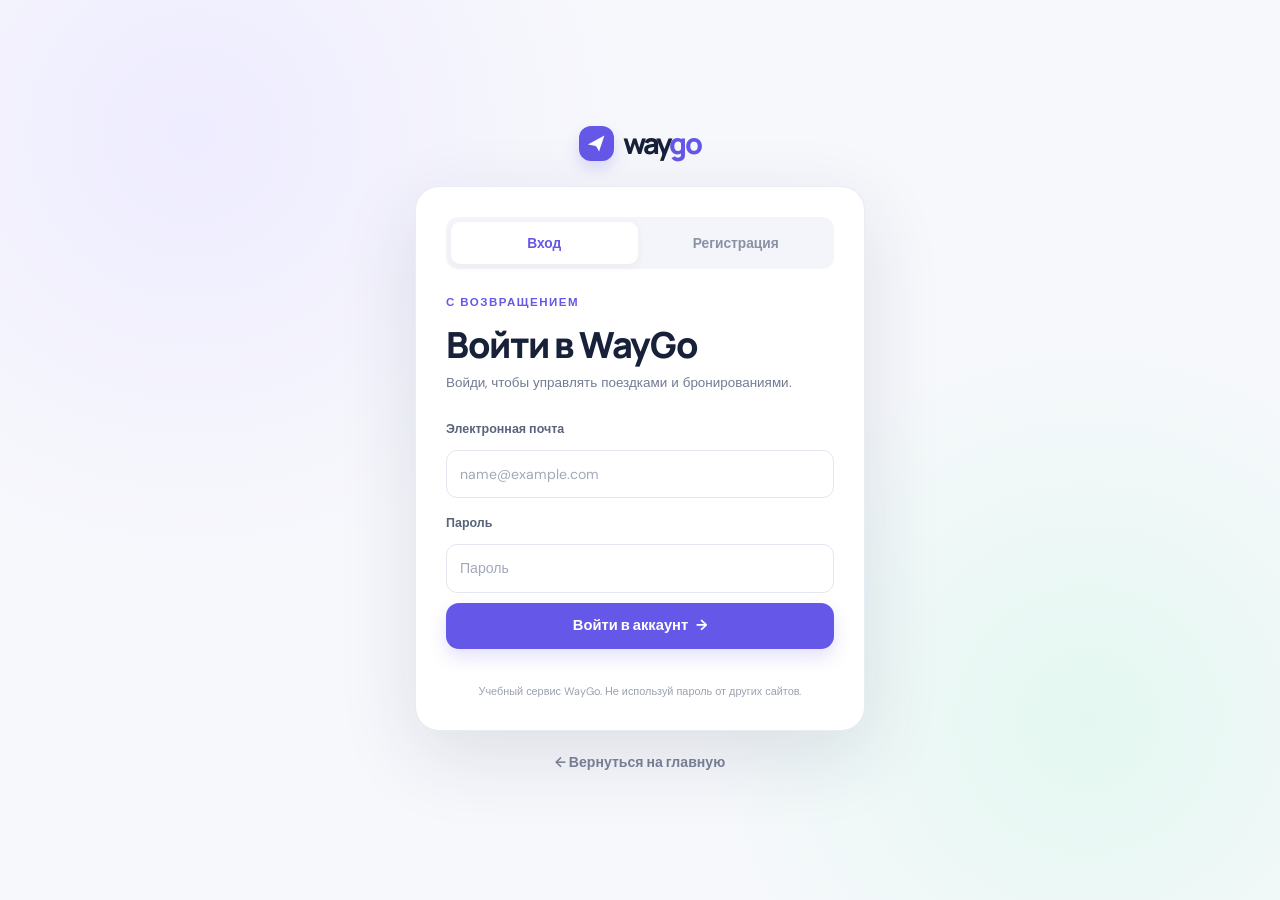
<file: auth.html>
<!doctype html>
<html lang="ru"><head><meta charset="utf-8"><meta name="viewport" content="width=device-width, initial-scale=1"><meta name="theme-color" content="#f5f7fb"><meta name="description" content="Вход и регистрация в WayGo"><title>Вход — WayGo</title><link rel="preconnect" href="https://fonts.googleapis.com"><link rel="preconnect" href="https://fonts.gstatic.com" crossorigin><link href="https://fonts.googleapis.com/css2?family=DM+Sans:wght@400;500;600;700&family=Manrope:wght@400;500;600;700;800&display=swap" rel="stylesheet"><link rel="stylesheet" href="/static/style.css"><script src="/static/app.js" defer></script></head>
<body class="auth-only"><main id="main" class="auth-only-main"><a class="brand auth-brand" href="/" aria-label="WayGo — главная"><span class="brand-mark" aria-hidden="true"><svg viewBox="0 0 32 32" focusable="false"><path d="M4 17.5 27 5l-7.4 22-4.2-7.6L4 17.5Z" fill="currentColor"/><path d="m15.4 19.4 5.8-7.1-8 5.2" fill="none" stroke="var(--logo-cutout,#fff)" stroke-width="1.6" stroke-linecap="round" stroke-linejoin="round"/></svg></span><span>way<span class="brand-accent">go</span></span></a><section class="auth-card content-card auth-only-card"><div class="auth-tabs" role="tablist" aria-label="Выбор действия"><button type="button" class="auth-tab is-active" data-mode="login" role="tab" aria-selected="true">Вход</button><button type="button" class="auth-tab" data-mode="register" role="tab" aria-selected="false">Регистрация</button></div><div id="login-panel"><div class="eyebrow">С ВОЗВРАЩЕНИЕМ</div><h1 class="auth-form-title">Войти в WayGo</h1><p class="muted">Войди, чтобы управлять поездками и бронированиями.</p><form id="login-form" class="stack-form"><label for="login-email">Электронная почта</label><input id="login-email" class="text-input" type="email" required placeholder="name@example.com" autocomplete="email"><label for="login-password">Пароль</label><input id="login-password" class="text-input" type="password" required minlength="8" placeholder="Пароль" autocomplete="current-password"><button class="button button-primary button-wide" type="submit">Войти в аккаунт <span>→</span></button><p class="form-message" id="login-status" aria-live="polite"></p></form></div><div id="register-panel" hidden><div class="eyebrow">НАЧНИ СВОЮ ИСТОРИЮ</div><h1 class="auth-form-title">Создать аккаунт</h1><p class="muted">Несколько данных — и можно планировать поездки.</p><form id="register-form" class="stack-form"><label for="register-name">Имя</label><input id="register-name" class="text-input" required minlength="2" placeholder="Как тебя зовут?" autocomplete="name"><label for="register-email">Электронная почта</label><input id="register-email" class="text-input" type="email" required placeholder="name@example.com" autocomplete="email"><label for="register-password">Пароль</label><input id="register-password" class="text-input" type="password" required minlength="8" placeholder="Минимум 8 символов" autocomplete="new-password"><button class="button button-primary button-wide" type="submit">Создать аккаунт <span>→</span></button><p class="form-message" id="register-status" aria-live="polite"></p></form></div><p class="auth-legal">Учебный сервис WayGo. Не используй пароль от других сайтов.</p></section><a class="auth-back-link" href="/">← Вернуться на главную</a></main></body></html>
</file>
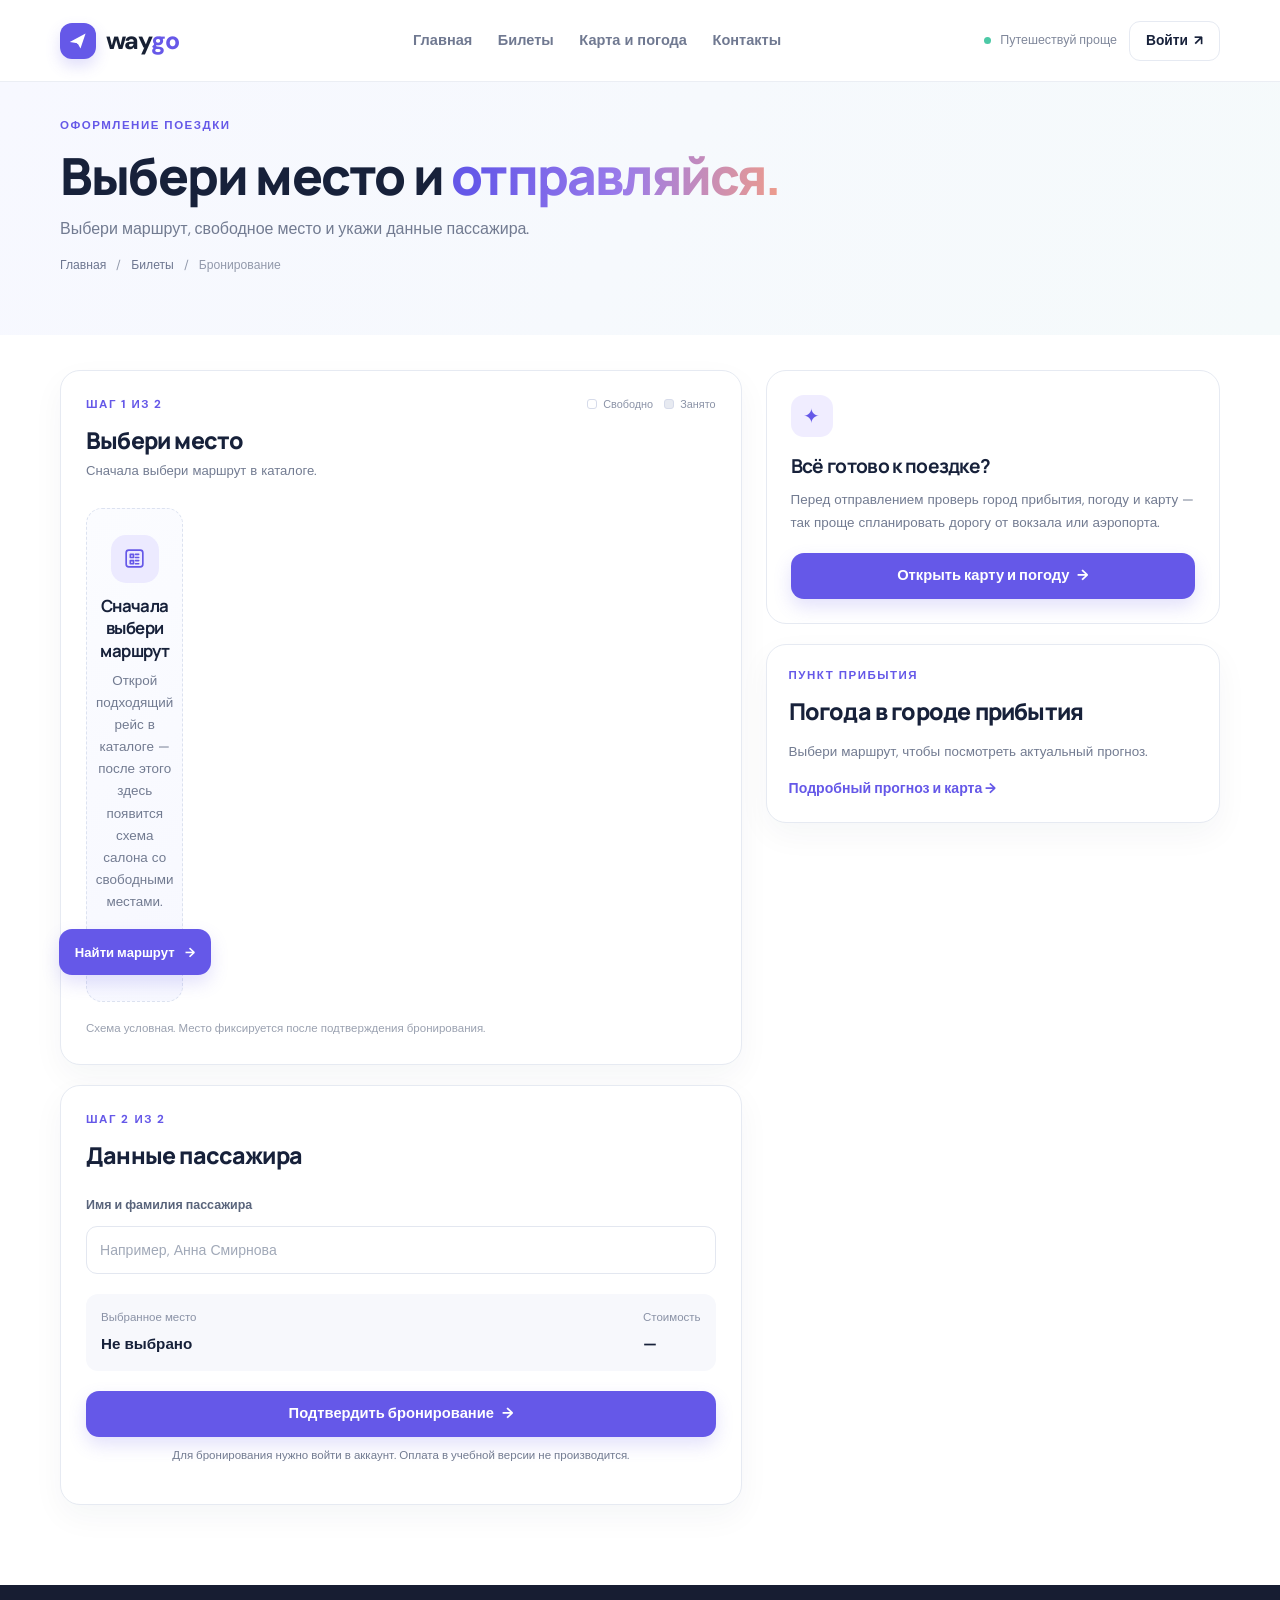
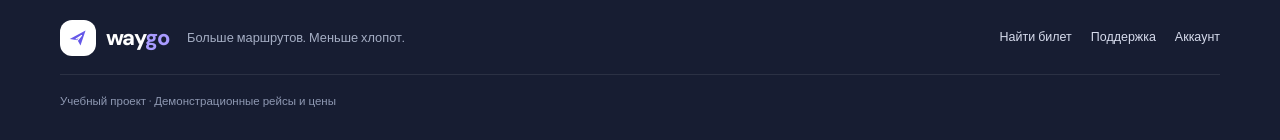
<file: booking.html>
<!doctype html>
<html lang="ru">
<head>
  <meta charset="utf-8">
  <meta name="viewport" content="width=device-width, initial-scale=1">
  <meta name="theme-color" content="#f5f7fb">
  <meta name="description" content="WayGo — поиск билетов на самолёт, поезд и автобус">
  <title>Бронирование — WayGo</title>
  <link rel="preconnect" href="https://fonts.googleapis.com">
  <link rel="preconnect" href="https://fonts.gstatic.com" crossorigin>
  <link href="https://fonts.googleapis.com/css2?family=DM+Sans:wght@400;500;600;700&family=Manrope:wght@400;500;600;700;800&display=swap" rel="stylesheet">
  <link rel="stylesheet" href="/static/style.css">
  <script src="/static/app.js" defer></script>
</head>
<body>
<a class="skip-link" href="#main">Перейти к содержимому</a>
<header class="site-header">
  <div class="header-inner">
    <a class="brand" href="/" aria-label="WayGo — главная"><span class="brand-mark" aria-hidden="true"><svg viewBox="0 0 32 32" focusable="false"><path d="M4 17.5 27 5l-7.4 22-4.2-7.6L4 17.5Z" fill="currentColor"/><path d="m15.4 19.4 5.8-7.1-8 5.2" fill="none" stroke="var(--logo-cutout,#fff)" stroke-width="1.6" stroke-linecap="round" stroke-linejoin="round"/></svg></span><span>way<span class="brand-accent">go</span></span></a>
    <nav class="main-nav" aria-label="Основная навигация">
      <a href="/" data-nav="home">Главная</a><a href="/catalog" data-nav="catalog">Билеты</a><a href="/explore" data-nav="explore">Карта и погода</a><a href="/contacts" data-nav="contacts">Контакты</a>
    </nav>
    <div class="header-actions"><span class="secure-note"><span class="status-dot"></span> Путешествуй проще</span><a class="button button-small button-outline" href="/auth" id="account-link">Войти <span aria-hidden="true">↗</span></a><button class="menu-toggle" aria-label="Открыть меню" aria-expanded="false">☰</button></div>
  </div>
</header>
<main id="main">
<section class="page-hero compact-hero"><div class="container"><div class="eyebrow">ОФОРМЛЕНИЕ ПОЕЗДКИ</div><h1>Выбери место и <span class="gradient-text">отправляйся.</span></h1><p>Выбери маршрут, свободное место и укажи данные пассажира.</p><div class="breadcrumbs"><a href="/">Главная</a><span>/</span><a href="/catalog">Билеты</a><span>/</span><span>Бронирование</span></div></div></section>
<section class="container booking-layout"><div class="booking-main"><div class="content-card"><div class="card-heading"><div><div class="eyebrow">ШАГ 1 ИЗ 2</div><h2>Выбери место</h2><p id="booking-route-hint">Сначала выбери маршрут в каталоге.</p></div><span class="seat-legend"><i></i> Свободно <i class="occupied-dot"></i> Занято</span></div><div id="seat-map" class="seat-map"><div class="seat-empty-state">
  <span class="seat-empty-icon" aria-hidden="true"><svg viewBox="0 0 24 24" fill="none"><path d="M4 6.5A2.5 2.5 0 0 1 6.5 4h11A2.5 2.5 0 0 1 20 6.5v11a2.5 2.5 0 0 1-2.5 2.5h-11A2.5 2.5 0 0 1 4 17.5v-11Z" stroke="currentColor" stroke-width="1.6"/><path d="M8 8h3v3H8zM13 8h3M13 11h3M8 14h3v3H8zM13 14h3M13 17h3" stroke="currentColor" stroke-width="1.6" stroke-linecap="round" stroke-linejoin="round"/></svg></span>
  <h3>Сначала выбери маршрут</h3>
  <p>Открой подходящий рейс в каталоге — после этого здесь появится схема салона со свободными местами.</p>
  <a class="button button-primary" href="/catalog">Найти маршрут <span aria-hidden="true">→</span></a>
</div></div><div class="seat-footnote">Схема условная. Место фиксируется после подтверждения бронирования.</div></div>
 <div class="content-card passenger-card"><div class="eyebrow">ШАГ 2 ИЗ 2</div><h2>Данные пассажира</h2><form id="booking-form" class="stack-form"><label for="passenger-name">Имя и фамилия пассажира</label><input id="passenger-name" class="text-input" required minlength="2" placeholder="Например, Анна Смирнова"><div class="booking-summary"><div><span>Выбранное место</span><strong id="selected-seat">Не выбрано</strong></div><div><span>Стоимость</span><strong id="selected-price">—</strong></div></div><button class="button button-primary button-wide" type="submit">Подтвердить бронирование <span>→</span></button><p class="form-footnote">Для бронирования нужно войти в аккаунт. Оплата в учебной версии не производится.</p><p class="form-message" id="booking-message" aria-live="polite"></p></form></div></div>
 <aside class="booking-aside"><div class="aside-card booking-help-card"><span class="aside-icon">✦</span><h3>Всё готово к поездке?</h3><p>Перед отправлением проверь город прибытия, погоду и карту — так проще спланировать дорогу от вокзала или аэропорта.</p><a class="button button-primary button-wide" href="/explore">Открыть карту и погоду <span>→</span></a></div><section class="content-card weather-card" id="booking-weather-card"><div class="eyebrow">ПУНКТ ПРИБЫТИЯ</div><h2 id="booking-weather-title">Погода в городе прибытия</h2><p id="booking-weather-summary" class="muted">Выбери маршрут, чтобы посмотреть актуальный прогноз.</p><a class="text-link" href="/explore">Подробный прогноз и карта →</a></section></aside>
</section>
</main><footer class="site-footer"><div class="footer-inner"><a class="brand brand-footer" href="/" aria-label="WayGo — главная"><span class="brand-mark" aria-hidden="true"><svg viewBox="0 0 32 32" focusable="false"><path d="M4 17.5 27 5l-7.4 22-4.2-7.6L4 17.5Z" fill="currentColor"/><path d="m15.4 19.4 5.8-7.1-8 5.2" fill="none" stroke="var(--logo-cutout,#fff)" stroke-width="1.6" stroke-linecap="round" stroke-linejoin="round"/></svg></span><span>way<span class="brand-accent">go</span></span></a><p>Больше маршрутов. Меньше хлопот.</p><div class="footer-links"><a href="/catalog">Найти билет</a><a href="/contacts">Поддержка</a><a href="/auth">Аккаунт</a></div><small>Учебный проект · Демонстрационные рейсы и цены</small></div></footer>
</body></html>
</file>
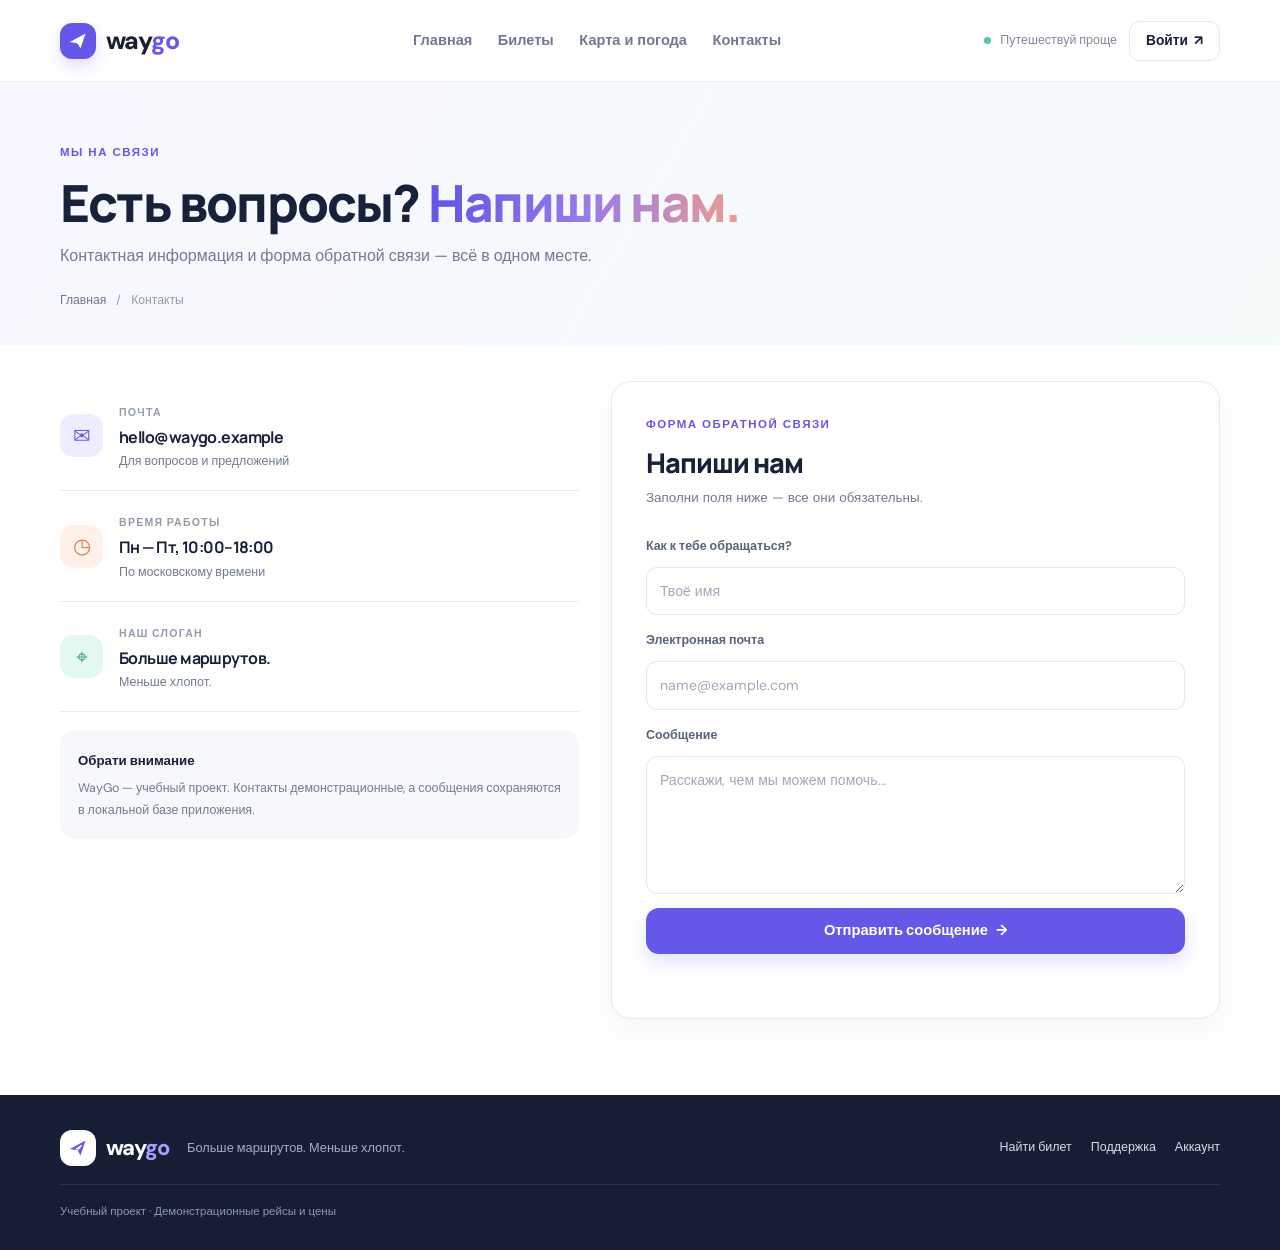
<file: contacts.html>
<!doctype html>
<html lang="ru">
<head>
  <meta charset="utf-8">
  <meta name="viewport" content="width=device-width, initial-scale=1">
  <meta name="theme-color" content="#f5f7fb">
  <meta name="description" content="WayGo — поиск билетов на самолёт, поезд и автобус">
  <title>Контакты — WayGo</title>
  <link rel="preconnect" href="https://fonts.googleapis.com">
  <link rel="preconnect" href="https://fonts.gstatic.com" crossorigin>
  <link href="https://fonts.googleapis.com/css2?family=DM+Sans:wght@400;500;600;700&family=Manrope:wght@400;500;600;700;800&display=swap" rel="stylesheet">
  <link rel="stylesheet" href="/static/style.css">
  <script src="/static/app.js" defer></script>
</head>
<body>
<a class="skip-link" href="#main">Перейти к содержимому</a>
<header class="site-header">
  <div class="header-inner">
    <a class="brand" href="/" aria-label="WayGo — главная"><span class="brand-mark" aria-hidden="true"><svg viewBox="0 0 32 32" focusable="false"><path d="M4 17.5 27 5l-7.4 22-4.2-7.6L4 17.5Z" fill="currentColor"/><path d="m15.4 19.4 5.8-7.1-8 5.2" fill="none" stroke="var(--logo-cutout,#fff)" stroke-width="1.6" stroke-linecap="round" stroke-linejoin="round"/></svg></span><span>way<span class="brand-accent">go</span></span></a>
    <nav class="main-nav" aria-label="Основная навигация">
      <a href="/" data-nav="home">Главная</a><a href="/catalog" data-nav="catalog">Билеты</a><a href="/explore" data-nav="explore">Карта и погода</a><a href="/contacts" data-nav="contacts">Контакты</a>
    </nav>
    <div class="header-actions"><span class="secure-note"><span class="status-dot"></span> Путешествуй проще</span><a class="button button-small button-outline" href="/auth" id="account-link">Войти <span aria-hidden="true">↗</span></a><button class="menu-toggle" aria-label="Открыть меню" aria-expanded="false">☰</button></div>
  </div>
</header>
<main id="main">
<section class="page-hero"><div class="container"><div class="eyebrow">МЫ НА СВЯЗИ</div><h1>Есть вопросы? <span class="gradient-text">Напиши нам.</span></h1><p>Контактная информация и форма обратной связи — всё в одном месте.</p><div class="breadcrumbs"><a href="/">Главная</a><span>/</span><span>Контакты</span></div></div></section>
<section class="container contacts-layout"><div class="contact-info"><div class="contact-card"><span class="contact-icon icon-lilac">✉</span><div><small>ПОЧТА</small><h3>hello@waygo.example</h3><p>Для вопросов и предложений</p></div></div><div class="contact-card"><span class="contact-icon icon-peach">◷</span><div><small>ВРЕМЯ РАБОТЫ</small><h3>Пн — Пт, 10:00–18:00</h3><p>По московскому времени</p></div></div><div class="contact-card"><span class="contact-icon icon-mint">⌖</span><div><small>НАШ СЛОГАН</small><h3>Больше маршрутов.</h3><p>Меньше хлопот.</p></div></div><div class="contact-disclaimer"><b>Обрати внимание</b><p>WayGo — учебный проект. Контакты демонстрационные, а сообщения сохраняются в локальной базе приложения.</p></div></div>
 <div class="content-card contact-form-card"><div class="eyebrow">ФОРМА ОБРАТНОЙ СВЯЗИ</div><h2>Напиши нам</h2><p class="muted">Заполни поля ниже — все они обязательны.</p><form id="contact-form" class="stack-form"><label for="contact-name">Как к тебе обращаться?</label><input id="contact-name" class="text-input" required minlength="2" placeholder="Твоё имя"><label for="contact-email">Электронная почта</label><input id="contact-email" class="text-input" type="email" required placeholder="name@example.com"><label for="contact-message">Сообщение</label><textarea id="contact-message" class="text-input textarea" required minlength="10" rows="5" placeholder="Расскажи, чем мы можем помочь…"></textarea><button class="button button-primary button-wide" type="submit">Отправить сообщение <span>→</span></button><p class="form-message" id="contact-status" aria-live="polite"></p></form></div>
</section>
</main><footer class="site-footer"><div class="footer-inner"><a class="brand brand-footer" href="/" aria-label="WayGo — главная"><span class="brand-mark" aria-hidden="true"><svg viewBox="0 0 32 32" focusable="false"><path d="M4 17.5 27 5l-7.4 22-4.2-7.6L4 17.5Z" fill="currentColor"/><path d="m15.4 19.4 5.8-7.1-8 5.2" fill="none" stroke="var(--logo-cutout,#fff)" stroke-width="1.6" stroke-linecap="round" stroke-linejoin="round"/></svg></span><span>way<span class="brand-accent">go</span></span></a><p>Больше маршрутов. Меньше хлопот.</p><div class="footer-links"><a href="/catalog">Найти билет</a><a href="/contacts">Поддержка</a><a href="/auth">Аккаунт</a></div><small>Учебный проект · Демонстрационные рейсы и цены</small></div></footer>
</body></html>
</file>
<file: static/style.css>
:root{--ink:#17213a;--muted:#727b91;--soft:#f5f7fb;--line:#e6eaf2;--purple:#6558e8;--purple-dark:#5043d3;--mint:#b9f0df;--white:#fff;--shadow:0 18px 50px rgba(34,43,78,.08);--radius:22px}
*{box-sizing:border-box}html{scroll-behavior:smooth}body{margin:0;background:#fff;color:var(--ink);font-family:"DM Sans",Arial,sans-serif;font-size:15px;line-height:1.6;-webkit-font-smoothing:antialiased}h1,h2,h3,p{margin-top:0}h1,h2,h3,.brand{font-family:"Manrope","DM Sans",sans-serif;letter-spacing:-.035em}h1{font-size:clamp(2.5rem,5vw,4.65rem);line-height:1.08;font-weight:800;margin-bottom:22px}h2{font-size:clamp(1.8rem,3vw,2.55rem);line-height:1.18;font-weight:800;margin-bottom:12px}h3{font-size:1.08rem;line-height:1.35;margin-bottom:5px}p{color:var(--muted)}a{color:inherit;text-decoration:none}button,input,select,textarea{font:inherit}button,a,input,select,textarea{outline-color:var(--purple);outline-offset:3px}button{cursor:pointer}.container{width:min(1160px,calc(100% - 48px));margin-inline:auto}.skip-link{position:absolute;left:-999px;top:8px;background:#fff;padding:12px;z-index:99}.skip-link:focus{left:8px}.site-header{height:82px;border-bottom:1px solid rgba(230,234,242,.8);background:rgba(255,255,255,.94);position:relative;z-index:10}.header-inner{width:min(1240px,calc(100% - 48px));height:100%;margin:auto;display:flex;align-items:center;justify-content:space-between;gap:24px}.brand{display:inline-flex;align-items:center;gap:9px;font-size:1.6rem;font-weight:800;letter-spacing:-.07em;flex-shrink:0}.brand-mark{width:35px;height:35px;border-radius:12px;background:var(--purple);color:#fff;display:grid;place-items:center;box-shadow:0 7px 15px #6558e833}.brand-mark svg{width:25px;height:25px}.brand-accent{color:var(--purple)}.main-nav{display:flex;align-items:center;gap:30px}.main-nav a{font-size:.91rem;font-weight:600;color:#707991;transition:color .2s}.main-nav a:hover,.main-nav a.active{color:var(--purple)}.header-actions{display:flex;align-items:center;gap:17px}.secure-note{font-size:.78rem;color:#80889b;white-space:nowrap}.status-dot{display:inline-block;width:7px;height:7px;background:#4cc9a6;border-radius:50%;margin-right:6px}.button{display:inline-flex;align-items:center;justify-content:center;gap:15px;border:0;border-radius:13px;padding:14px 20px;font-weight:700;font-size:.92rem;transition:transform .18s,box-shadow .18s,background .18s;white-space:nowrap}.button:hover{transform:translateY(-2px)}.button-primary{color:#fff;background:var(--purple);box-shadow:0 8px 18px #6558e82e}.button-primary:hover{background:var(--purple-dark);box-shadow:0 12px 24px #6558e83d}.button-outline{border:1px solid var(--line);background:#fff;color:var(--ink)}.button-small{padding:10px 16px;font-size:.86rem;border-radius:11px}.menu-toggle{display:none;border:1px solid var(--line);background:#fff;border-radius:10px;padding:8px 10px;color:var(--ink)}
.hero-section{position:relative;overflow:hidden;background:linear-gradient(118deg,#f7f8ff 0%,#f7f9ff 49%,#f1f8fb 100%);min-height:485px}.hero-layout{display:grid;grid-template-columns:1.05fr .95fr;align-items:center;gap:30px;min-height:485px;padding-top:20px;padding-bottom:25px;position:relative}.hero-copy{padding:22px 0 18px;z-index:1}.eyebrow{font-size:.72rem;letter-spacing:.13em;font-weight:800;color:var(--purple);margin-bottom:13px}.eyebrow-icon{display:inline-grid;place-items:center;background:#e8e6ff;width:22px;height:22px;border-radius:7px;margin-right:6px;letter-spacing:0}.gradient-text{background:linear-gradient(95deg,#6558e8 8%,#9a7bea 52%,#ee9c8b 100%);-webkit-background-clip:text;background-clip:text;color:transparent}.hero-lead{font-size:1.05rem;max-width:480px;line-height:1.8;margin-bottom:28px}.hero-proof{display:flex;align-items:center;gap:12px;font-size:.8rem}.hero-proof b{font-size:.8rem}.hero-proof small{color:#8991a5;font-size:.7rem}.proof-avatars{display:flex;padding-left:2px}.proof-avatars i{width:29px;height:29px;border:2px solid #f7f8ff;border-radius:50%;display:grid;place-items:center;margin-left:-5px;background:#c9d6ff;color:#4d4a8c;font-size:.67rem;font-style:normal;font-weight:700}.proof-avatars i:nth-child(2){background:#ffd7c8;color:#8c594d}.proof-avatars i:nth-child(3){background:#c5efe2;color:#286e60}.proof-divider{width:1px;height:28px;background:#dfe3ef;margin:0 4px}.proof-star{display:grid;place-items:center;background:#fff;width:30px;height:30px;border-radius:10px;color:#e6a55b}.hero-art{height:405px;position:relative;overflow:hidden;border-radius:30px;background:linear-gradient(150deg,#e9e9ff,#d6eff0 65%,#f7e9dc);isolation:isolate}.art-sun{position:absolute;width:148px;height:148px;border-radius:50%;background:#ffd9a7;top:38px;right:70px;box-shadow:0 0 0 22px #ffe8ca55}.art-cloud{position:absolute;height:22px;width:85px;background:#fff9;border-radius:20px;top:65px;left:60px}.art-cloud:before,.art-cloud:after{content:"";position:absolute;background:inherit;border-radius:50%;width:30px;height:30px;top:-12px;left:16px}.art-cloud:after{width:23px;height:23px;left:42px;top:-6px}.cloud-b{left:auto;right:45px;top:130px;transform:scale(.7)}.art-route{position:absolute;width:270px;height:150px;left:14%;top:88px;border:2px dashed #7169c9;border-color:#7169c9 transparent transparent transparent;border-radius:50%;transform:rotate(-18deg)}.art-plane{position:absolute;left:42%;top:85px;font-size:3rem;color:#6257d7;transform:rotate(-18deg);filter:drop-shadow(0 10px 8px #6558e833)}.art-card{position:absolute;top:165px;left:8%;z-index:3;background:#ffffffdf;backdrop-filter:blur(8px);border:1px solid #fff;border-radius:19px;padding:18px 20px;width:220px;box-shadow:0 18px 45px #42477518;display:flex;flex-direction:column}.art-card-icon{align-self:flex-end;background:#eceaff;color:var(--purple);border-radius:9px;width:29px;height:29px;display:grid;place-items:center;margin-bottom:10px}.art-card-label{font-size:.53rem;letter-spacing:.1em;color:#888ca4;font-weight:800}.art-card strong{font:800 1.15rem Manrope;margin:3px 0 4px}.art-card small{color:#8991a5;font-size:.72rem}.art-stamp{position:absolute;right:35px;top:195px;border:1px solid #fff9;border-radius:50%;width:95px;height:95px;display:grid;align-content:center;text-align:center;color:#6c64bf;font:800 1.4rem Manrope;transform:rotate(12deg);z-index:3}.art-stamp span{font-size:.42rem;letter-spacing:.14em}.art-hill{position:absolute;bottom:-55px;width:125%;height:180px;left:-12%;border-radius:50% 50% 0 0/30% 30% 0 0}.hill-back{background:#a8d9d2;transform:rotate(-9deg);bottom:-75px}.hill-front{background:linear-gradient(120deg,#8acbbf,#c4e8d8);transform:rotate(7deg);bottom:-110px}.hero-bg-orb{position:absolute;border-radius:50%;filter:blur(1px);pointer-events:none}.orb-one{width:360px;height:360px;border:1px solid #d8d9f2;right:-210px;top:-180px}.orb-two{width:260px;height:260px;border:1px solid #d8d9f2;left:-200px;bottom:-180px}
.search-wrap{position:relative;margin-top:-1px;z-index:4}.search-panel{display:grid;grid-template-columns:1fr 35px 1fr 1fr auto;gap:13px;align-items:center;background:#fff;border:1px solid #eceef5;border-radius:20px;padding:18px;box-shadow:0 18px 45px #26345b12}.search-field{padding:0 13px;min-width:0}.search-field label,.control-label{display:block;color:#9098aa;font-size:.72rem;font-weight:700;margin-bottom:4px}.field-with-icon{display:flex;align-items:center;gap:9px}.field-with-icon>span{color:var(--purple);font-size:1.15rem}.field-with-icon input{border:0;outline:none;width:100%;min-width:0;color:var(--ink);font-weight:600;background:transparent;font-size:.9rem}.field-with-icon input::placeholder{color:#a3aabb;font-weight:500}.swap-button{width:34px;height:34px;border:1px solid #e9e8ff;border-radius:10px;background:#f6f5ff;color:var(--purple);font-size:1.15rem}.search-submit{padding:14px 18px}.search-hint{font-size:.75rem;margin:12px 8px 0;color:#9199ab}.search-hint span{color:var(--purple)}
.section{padding-top:90px;padding-bottom:86px}.section-heading{display:flex;align-items:flex-end;justify-content:space-between;gap:20px;margin-bottom:30px}.section-heading h2{margin-bottom:9px}.section-heading p{margin-bottom:0}.text-link{display:inline-flex;align-items:center;gap:12px;color:var(--purple);font-size:.88rem;font-weight:700}.text-link span{font-size:1.2rem;transition:transform .2s}.text-link:hover span{transform:translateX(4px)}.destination-grid{display:grid;grid-template-columns:1.18fr 1fr 1fr;gap:19px}.destination-card{border:1px solid var(--line);border-radius:20px;overflow:hidden;position:relative;background:#fff;transition:transform .2s,box-shadow .2s}.destination-card:hover{transform:translateY(-4px);box-shadow:var(--shadow)}.destination-visual{height:190px;position:relative;overflow:hidden}.visual-label{position:absolute;bottom:13px;left:15px;font-size:.58rem;letter-spacing:.12em;font-weight:800;color:#fff;text-shadow:0 2px 9px #15213d55}.visual-petersburg{background-image:linear-gradient(180deg,transparent 48%,rgba(15,25,52,.48)),url("/static/images/petersburg.jpg");background-size:cover;background-position:center 48%}.visual-sun{display:none}.visual-building{display:none}.visual-water{display:none}.visual-kazan{background-image:linear-gradient(180deg,transparent 48%,rgba(15,25,52,.48)),url("/static/images/kazan.jpg");background-size:cover;background-position:center 48%}.kazan-moon{display:none}.kazan-tower{display:none}.visual-sochi{background-image:linear-gradient(180deg,transparent 48%,rgba(15,25,52,.48)),url("/static/images/sochi.jpg");background-size:cover;background-position:center 48%}.sochi-sun{display:none}.sochi-palm{display:none}.destination-info{display:flex;align-items:center;justify-content:space-between;gap:10px;padding:17px}.destination-info h3{font-size:.95rem}.destination-info h3 span{color:var(--purple);margin:0 4px}.destination-info p{font-size:.78rem;margin:0}.price-tag{font-size:.75rem;white-space:nowrap;font-weight:800;color:var(--purple);background:#f2f0ff;border-radius:9px;padding:7px 9px}.card-hit{position:absolute;inset:0;z-index:2}
.feature-band{background:#f7f8fc;padding:64px 0}.feature-inner{display:grid;grid-template-columns:1.2fr repeat(3,1fr);gap:34px;align-items:start}.feature-inner h2{font-size:2.1rem}.feature-item{padding-top:6px}.feature-icon,.contact-icon{width:43px;height:43px;display:grid;place-items:center;border-radius:14px;font-size:1.3rem;margin-bottom:17px}.icon-lilac{background:#eeecff;color:#695be7}.icon-peach{background:#fff0e8;color:#d77d57}.icon-mint{background:#e3f8ef;color:#349f83}.feature-item h3{margin-bottom:9px}.feature-item p{font-size:.84rem;line-height:1.7;margin:0}.bottom-cta{display:flex;justify-content:space-between;align-items:center;gap:20px;padding-top:68px;padding-bottom:70px}.bottom-cta h2{font-size:2rem;margin-bottom:0;max-width:690px}.site-footer{background:#171d32;color:#fff;padding:35px 0 28px}.footer-inner{width:min(1160px,calc(100% - 48px));margin:auto;display:grid;grid-template-columns:auto 1fr auto;align-items:center;gap:18px}.brand-footer{color:#fff;font-size:1.35rem}.brand-footer .brand-mark{background:#fff;color:var(--purple);box-shadow:none;width:31px;height:31px}.brand-footer .brand-mark svg{width:23px}.footer-inner p{margin:0;font-size:.8rem;color:#a5aec4}.footer-links{display:flex;gap:19px;font-size:.78rem;color:#d7dced}.footer-links a:hover{color:#c8c1ff}.footer-inner small{grid-column:1/-1;color:#8e98b2;font-size:.72rem;border-top:1px solid #ffffff16;padding-top:18px}
.page-hero{padding:62px 0 34px;background:linear-gradient(120deg,#f7f8ff,#f5fafb)}.page-hero h1{font-size:clamp(2.4rem,4vw,3.5rem);margin-bottom:12px}.page-hero p{max-width:630px;margin-bottom:15px;font-size:1rem}.breadcrumbs{display:flex;gap:10px;align-items:center;color:#9299ab;font-size:.76rem;margin-top:23px}.breadcrumbs a{color:#6d7690}.breadcrumbs a:hover{color:var(--purple)}.compact-hero{padding-top:35px}.compact-hero .breadcrumbs{margin:0 0 25px}
.catalog-layout{display:grid;grid-template-columns:260px minmax(0,1fr);gap:28px;padding-top:40px;padding-bottom:80px;align-items:start}.filter-panel,.content-card,.aside-card{border:1px solid var(--line);border-radius:20px;background:#fff;padding:23px}.filter-panel{position:sticky;top:20px}.filter-title{display:flex;justify-content:space-between;align-items:center;margin-bottom:23px}.filter-title h2{font-size:1.2rem;margin:0}.reset-button{border:0;background:transparent;color:var(--purple);font-size:.76rem;font-weight:700}.control-label{margin-top:16px;color:#646e85}.text-input{width:100%;min-width:0;border:1px solid #e3e7f0;background:#fff;border-radius:11px;padding:12px 13px;color:var(--ink);font-size:.88rem;transition:border .2s,box-shadow .2s}.text-input:focus{border-color:#9b92f3;box-shadow:0 0 0 3px #6558e814;outline:0}.text-input::placeholder{color:#a1a9b8}.filter-note{display:flex;gap:10px;background:#f5f3ff;border-radius:12px;padding:13px;margin-top:24px}.filter-note span{color:var(--purple)}.filter-note p{font-size:.73rem;margin:0;line-height:1.55}.results-toolbar{display:flex;align-items:center;justify-content:space-between;gap:15px;margin-bottom:18px}.results-toolbar h2{font-size:1.45rem;margin-bottom:3px}.results-toolbar p{font-size:.8rem;margin:0}.sort-badge{background:#f2f4fa;color:#858da2;border-radius:9px;padding:7px 10px;font-size:.69rem;white-space:nowrap}.trip-list{display:grid;gap:14px}.trip-card{border:1px solid var(--line);border-radius:18px;padding:19px;display:grid;grid-template-columns:minmax(0,1fr) auto;gap:14px;transition:box-shadow .2s,border .2s}.trip-card:hover{border-color:#d6d1ff;box-shadow:0 10px 28px #26345b0b}.trip-badge{font-size:.65rem;font-weight:800;letter-spacing:.04em;color:var(--purple);background:#f1efff;border-radius:7px;padding:5px 8px;display:inline-block;margin-bottom:14px}.trip-mainline{display:grid;grid-template-columns:1fr 1fr 1fr;align-items:center;gap:12px}.trip-city strong{display:block;font:800 1.4rem Manrope;letter-spacing:-.04em}.trip-city small{display:block;color:#858da2;font-size:.75rem}.trip-city:last-child{text-align:right}.trip-duration{text-align:center;color:#8a92a6;font-size:.72rem}.duration-line{display:flex;align-items:center;gap:5px;margin-bottom:5px}.duration-line:before,.duration-line:after{content:"";height:1px;background:#dfe3ee;flex:1}.duration-line span{color:var(--purple);font-size:1rem}.trip-meta{display:flex;gap:14px;flex-wrap:wrap;color:#828ba0;font-size:.74rem;margin-top:17px}.trip-price{display:flex;flex-direction:column;align-items:flex-end;justify-content:space-between;min-width:125px}.trip-price strong{font:800 1.25rem Manrope;white-space:nowrap}.trip-price small{color:#8a92a6;font-size:.7rem}.trip-price .button{padding:10px 13px;font-size:.8rem}.loading-card,.empty-state{border:1px dashed #dce1ec;border-radius:15px;padding:30px;text-align:center;color:#8790a5;background:#fafbfe}
.detail-layout{display:grid;grid-template-columns:minmax(0,1fr) 300px;gap:24px;padding-top:30px;padding-bottom:80px;align-items:start}.detail-main{min-width:0}.detail-card{border:1px solid var(--line);border-radius:22px;padding:27px;background:#fff}.detail-card h2{font-size:1.7rem}.detail-route{display:grid;grid-template-columns:1fr minmax(110px,.7fr) 1fr;gap:15px;align-items:center;padding:27px 0;border-bottom:1px solid var(--line);border-top:1px solid var(--line);margin:22px 0}.detail-city strong{display:block;font:800 2rem Manrope}.detail-city small{display:block;color:#8b93a7}.detail-city:last-child{text-align:right}.detail-route-center{text-align:center;color:#8b93a7;font-size:.75rem}.detail-route-center .line{height:1px;background:#dce1ed;position:relative;margin:12px 0}.detail-route-center .line:after{content:"✈";position:absolute;left:calc(50% - 11px);top:-14px;background:#fff;padding:0 5px;color:var(--purple);font-size:1.1rem}.detail-stats{display:grid;grid-template-columns:repeat(3,1fr);gap:12px}.stat-box{padding:14px;background:#f7f8fc;border-radius:12px}.stat-box small{display:block;font-size:.7rem;color:#8a92a6;margin-bottom:5px}.stat-box strong{font-size:.88rem}.detail-bottom{display:flex;justify-content:space-between;align-items:center;gap:18px;margin-top:25px}.detail-price small{display:block;color:#8a92a6;font-size:.76rem}.detail-price strong{font:800 1.8rem Manrope}.aside-card{padding:24px}.aside-icon{display:grid;place-items:center;width:42px;height:42px;background:#f0edff;border-radius:13px;color:var(--purple);font-size:1.25rem;margin-bottom:17px}.aside-card h3{font-size:1.2rem;margin-bottom:9px}.aside-card p{font-size:.84rem;line-height:1.7}.check-list{list-style:none;padding:0;margin:20px 0}.check-list li{font-size:.82rem;padding:7px 0;color:#626d83}.check-list li:before{content:"✓";color:#39a889;background:#e5f8f0;border-radius:50%;margin-right:9px;padding:2px 5px;font-size:.7rem}.aside-card>small{font-size:.7rem;color:#9aa1b0}
.booking-layout{display:grid;grid-template-columns:minmax(0,1.2fr) minmax(280px,.8fr);gap:24px;padding-top:35px;padding-bottom:80px;align-items:start}.booking-main,.booking-aside{display:grid;gap:20px;min-width:0}.card-heading{display:flex;align-items:flex-start;justify-content:space-between;gap:15px}.card-heading h2,.passenger-card h2{font-size:1.45rem;margin-bottom:5px}.card-heading p{font-size:.82rem;margin:0}.seat-legend{display:flex;align-items:center;gap:6px;font-size:.68rem;color:#8b93a7;white-space:nowrap}.seat-legend i{width:10px;height:10px;border:1px solid #d6dbea;border-radius:3px;display:inline-block;margin-left:5px}.seat-legend .occupied-dot{background:#e7eaf1}.seat-map{display:grid;grid-template-columns:repeat(6,minmax(0,1fr));gap:9px;margin-top:27px}.seat{border:1px solid #dfe4ee;border-radius:9px;background:#fff;padding:10px 0;color:#67728a;font-size:.76rem;font-weight:700}.seat:hover:not(:disabled){border-color:var(--purple);color:var(--purple);background:#f5f3ff}.seat.selected{background:var(--purple);border-color:var(--purple);color:#fff}.seat:disabled{background:#edf0f5;color:#b4bbca;border-color:#edf0f5;cursor:not-allowed;text-decoration:line-through}.seat-footnote{font-size:.72rem;color:#9aa1b0;margin-top:18px}.passenger-card h2{margin-bottom:20px}.stack-form{display:grid;gap:10px}.stack-form label{font-size:.78rem;font-weight:700;color:#59647b;margin-top:6px}.booking-summary{display:flex;justify-content:space-between;gap:15px;padding:15px;background:#f7f8fc;border-radius:12px;margin:10px 0}.booking-summary span,.booking-summary strong{display:block}.booking-summary span{font-size:.72rem;color:#8a92a6}.booking-summary strong{font-size:.95rem;margin-top:4px}.button-wide{width:100%}.form-footnote{font-size:.72rem;margin:0;text-align:center}.form-message{font-size:.82rem;margin:3px 0 0;min-height:1px}.form-message.success{color:#21886c}.form-message.error{color:#c64d61}.my-tickets{padding:20px}.my-tickets .card-heading h2{font-size:1.25rem}.ticket-history{display:grid;grid-template-columns:minmax(0,1.15fr) minmax(0,.9fr) auto;grid-template-areas:"route meta price" "date meta price";align-items:center;column-gap:18px;row-gap:4px;border-top:1px solid var(--line);padding:16px 0}.ticket-history:first-child{border-top:0}.ticket-history strong{grid-area:route;display:block;min-width:0;font-size:.88rem;line-height:1.4;overflow-wrap:anywhere}.ticket-history small{display:block;min-width:0;color:#8991a5;font-size:.74rem;line-height:1.5;overflow-wrap:anywhere}.ticket-history small:nth-of-type(1){grid-area:date}.ticket-history small:nth-of-type(2){grid-area:meta}.ticket-history .history-price{grid-area:price;justify-self:end;align-self:center;color:var(--purple);font-weight:800;font-size:.9rem;white-space:nowrap;margin:0;padding:8px 11px;background:#f2f0ff;border-radius:10px}.muted{font-size:.84rem}
.contacts-layout{display:grid;grid-template-columns:.9fr 1.1fr;gap:55px;padding-top:45px;padding-bottom:85px;align-items:start}.contact-info{display:grid;gap:14px}.contact-card{display:flex;gap:16px;align-items:center;padding:20px 0;border-bottom:1px solid var(--line)}.contact-card .contact-icon{flex-shrink:0;margin:0}.contact-card small{font-size:.66rem;letter-spacing:.12em;color:#939bad;font-weight:800}.contact-card h3{margin:4px 0;font-size:1rem}.contact-card p{font-size:.78rem;margin:0}.contact-disclaimer{background:#f7f8fc;border-radius:15px;padding:18px;margin-top:10px}.contact-disclaimer b{font-size:.83rem}.contact-disclaimer p{font-size:.78rem;margin:6px 0 0;line-height:1.7}.contact-form-card h2{font-size:1.7rem;margin-bottom:5px}.contact-form-card>p{margin-bottom:20px}.textarea{resize:vertical;min-height:120px}
.auth-page{background:linear-gradient(130deg,#f7f8ff,#f4faf9);padding:65px 0 80px;min-height:650px}.auth-layout{display:grid;grid-template-columns:1fr minmax(350px,470px);gap:70px;align-items:center}.auth-promo h1{font-size:clamp(2.6rem,4vw,3.8rem)}.auth-promo>p{max-width:420px;font-size:1rem;line-height:1.8}.auth-illustration{height:230px;position:relative;margin:25px 0 10px;overflow:hidden}.auth-orbit{position:absolute;left:35px;top:5px;width:220px;height:220px;border:1px dashed #c6c2f4;border-radius:50%}.auth-plane{position:absolute;left:105px;top:28px;color:var(--purple);font-size:3rem;transform:rotate(-20deg)}.auth-ticket{position:absolute;left:40px;top:88px;width:280px;background:#fff;border:1px solid #eceaf9;border-radius:18px;padding:19px;box-shadow:0 20px 40px #303d6512;transform:rotate(-4deg)}.auth-ticket span{font-size:.58rem;letter-spacing:.13em;color:#8e94a8;font-weight:800}.auth-ticket strong{display:block;font:800 1.4rem Manrope;margin:8px 0 2px}.auth-ticket small{color:#9098aa;font-size:.72rem}.auth-ticket i{position:absolute;right:18px;top:20px;color:var(--purple);font-size:1.4rem;font-style:normal}.auth-card{padding:28px 30px;box-shadow:var(--shadow)}.auth-tabs{display:grid;grid-template-columns:1fr 1fr;gap:5px;padding:5px;background:#f4f5fa;border-radius:12px;margin-bottom:25px}.auth-tab{border:0;border-radius:9px;padding:10px;background:transparent;color:#8991a5;font-weight:700;font-size:.86rem}.auth-tab.is-active{background:#fff;color:var(--purple);box-shadow:0 3px 9px #2d38600d}.auth-card h2{font-size:1.7rem;margin-bottom:6px}.auth-card .muted{margin-bottom:22px}.auth-legal{font-size:.68rem;color:#9aa1b0;line-height:1.6;margin:20px 0 0;text-align:center}
@media(max-width:1000px){.secure-note{display:none}.main-nav{gap:18px}.hero-layout{grid-template-columns:1fr .85fr}.hero-art{height:360px}.search-panel{grid-template-columns:1fr 32px 1fr 1fr}.search-submit{grid-column:1/-1;width:100%}.destination-grid{grid-template-columns:repeat(2,minmax(0,1fr))}.destination-card:last-child{display:none}.feature-inner{grid-template-columns:1fr 1fr;gap:28px}.catalog-layout{grid-template-columns:225px minmax(0,1fr);gap:18px}.trip-card{padding:15px}.trip-price{min-width:110px}.contacts-layout{gap:30px}.auth-layout{gap:35px}.footer-inner{grid-template-columns:auto 1fr}.footer-links{grid-column:1/-1;grid-row:2}.footer-inner small{grid-row:3}}
@media(max-width:720px){.container,.header-inner,.footer-inner{width:min(100% - 32px,560px)}.site-header{height:70px}.header-inner{gap:12px}.brand{font-size:1.42rem}.brand-mark{width:32px;height:32px}.menu-toggle{display:block}.header-actions{gap:9px}.header-actions .button{padding:8px 11px}.main-nav{display:none;position:absolute;left:16px;right:16px;top:62px;padding:12px;background:#fff;border:1px solid var(--line);border-radius:14px;box-shadow:var(--shadow);flex-direction:column;align-items:stretch;gap:0}.main-nav.is-open{display:flex}.main-nav a{padding:11px 12px;border-radius:8px}.main-nav a:hover{background:#f6f5ff}.hero-layout{grid-template-columns:1fr;gap:10px;padding-top:40px;padding-bottom:26px;min-height:0}.hero-copy{padding:0}.hero-section{min-height:0}.hero-copy h1{font-size:clamp(2.7rem,12vw,4rem)}.hero-lead{font-size:.94rem;line-height:1.7}.hero-proof{gap:8px}.hero-proof small{font-size:.65rem}.proof-divider{margin:0 1px}.hero-art{height:250px;border-radius:22px;margin-top:10px}.art-sun{width:100px;height:100px;right:40px;top:25px}.art-route{top:52px;left:10%;width:220px}.art-plane{top:47px;font-size:2.4rem}.art-card{top:103px;left:7%;width:185px;padding:12px 14px}.art-card-icon{width:24px;height:24px;margin-bottom:6px}.art-card-label{font-size:.44rem}.art-card strong{font-size:1rem}.art-card small{font-size:.65rem}.art-stamp{top:126px;right:18px;width:73px;height:73px;font-size:1.1rem}.art-stamp span{font-size:.35rem}.search-wrap{margin-top:0;padding-top:18px}.search-panel{grid-template-columns:1fr 30px 1fr;gap:12px;padding:15px;border-radius:17px;box-shadow:0 10px 30px #26345b0b}.search-field{padding:0 3px}.search-field label{font-size:.68rem}.field-with-icon{gap:5px}.field-with-icon input{font-size:.8rem}.field-with-icon>span{font-size:1rem}.date-field{grid-column:1/3}.search-submit{grid-column:3;align-self:end;padding:12px 10px;white-space:normal;font-size:.77rem;gap:5px}.swap-button{width:30px;height:30px}.search-hint{font-size:.68rem;line-height:1.5}.section{padding-top:55px;padding-bottom:55px}.section-heading{align-items:flex-start;flex-direction:column;margin-bottom:22px}.section-heading h2{font-size:1.9rem}.destination-grid{grid-template-columns:1fr;gap:14px}.destination-card:last-child{display:block}.destination-visual{height:165px}.destination-info{padding:14px;align-items:flex-start}.destination-info h3{font-size:.88rem}.destination-info p{font-size:.72rem}.price-tag{font-size:.68rem;padding:6px 7px}.feature-band{padding:45px 0}.feature-inner{grid-template-columns:1fr 1fr;gap:25px 18px}.feature-inner>div:first-child{grid-column:1/-1}.feature-inner h2{font-size:1.9rem}.feature-item h3{font-size:.94rem}.feature-item p{font-size:.78rem}.feature-icon{margin-bottom:12px}.bottom-cta{padding-top:45px;padding-bottom:48px;align-items:flex-start;flex-direction:column}.bottom-cta h2{font-size:1.8rem}.site-footer{padding:28px 0 22px}.footer-inner{grid-template-columns:1fr;gap:10px}.footer-inner p{font-size:.76rem}.footer-links{grid-column:auto;grid-row:auto;flex-wrap:wrap;gap:14px}.footer-inner small{grid-column:auto;grid-row:auto;margin-top:7px;padding-top:14px}.page-hero{padding:42px 0 25px}.page-hero h1{font-size:2.45rem}.page-hero p{font-size:.88rem}.breadcrumbs{margin-top:18px}.catalog-layout{grid-template-columns:1fr;padding-top:22px;padding-bottom:50px;gap:22px}.filter-panel{position:static;padding:17px}.filter-title{margin-bottom:12px}.filter-title h2{font-size:1.1rem}.filter-panel .control-label{margin-top:12px}.filter-panel .text-input{padding:10px}.filter-note{margin-top:15px}.results-toolbar h2{font-size:1.2rem}.sort-badge{font-size:.6rem}.trip-card{grid-template-columns:1fr;gap:13px;padding:15px}.trip-badge{margin-bottom:10px}.trip-mainline{gap:7px}.trip-city strong{font-size:1.15rem}.trip-city small{font-size:.67rem}.trip-duration{font-size:.64rem}.trip-meta{gap:9px;margin-top:12px;font-size:.67rem}.trip-price{border-top:1px solid var(--line);padding-top:12px;flex-direction:row;align-items:center;min-width:0}.trip-price strong{font-size:1.1rem}.trip-price small{display:inline}.trip-price .button{padding:9px 12px}.detail-layout{grid-template-columns:1fr;padding-top:22px;padding-bottom:50px;gap:18px}.detail-card{padding:18px}.detail-card h2{font-size:1.35rem}.detail-route{grid-template-columns:1fr minmax(80px,.7fr) 1fr;gap:7px;padding:20px 0;margin:17px 0}.detail-city strong{font-size:1.45rem}.detail-city small{font-size:.72rem}.detail-route-center{font-size:.65rem}.detail-stats{grid-template-columns:1fr 1fr}.stat-box{padding:11px}.stat-box:last-child{grid-column:1/-1}.detail-bottom{align-items:flex-start;flex-direction:column}.detail-bottom .button{width:100%}.booking-layout{grid-template-columns:1fr;padding-top:22px;padding-bottom:50px;gap:18px}.content-card,.aside-card{padding:18px}.card-heading{flex-direction:column}.card-heading h2,.passenger-card h2{font-size:1.3rem}.seat-legend{white-space:normal}.seat-map{gap:6px;margin-top:20px}.seat{padding:9px 0;font-size:.72rem}.booking-aside{gap:15px}.ticket-history{grid-template-columns:minmax(0,1fr) auto;grid-template-areas:"route price" "date date" "meta meta";column-gap:10px;row-gap:5px;padding:15px 0}.ticket-history .history-price{font-size:.82rem;padding:7px 9px}.contacts-layout{grid-template-columns:1fr;gap:25px;padding-top:25px;padding-bottom:50px}.contact-card{padding:14px 0}.contact-form-card h2{font-size:1.45rem}.auth-page{padding:35px 0 50px}.auth-layout{grid-template-columns:1fr;gap:25px}.auth-promo h1{font-size:2.55rem;margin-bottom:12px}.auth-promo>p{font-size:.88rem}.auth-illustration{height:180px;margin:8px 0}.auth-orbit{width:170px;height:170px;left:20px}.auth-plane{left:78px;top:18px;font-size:2.3rem}.auth-ticket{left:25px;top:65px;width:min(270px,85%);padding:14px}.auth-ticket strong{font-size:1.2rem}.auth-card{padding:20px}.auth-card h2{font-size:1.45rem}}
@media(max-width:390px){.container,.header-inner,.footer-inner{width:calc(100% - 24px)}.header-inner{gap:8px}.brand{font-size:1.28rem;gap:6px}.header-actions .button{font-size:.76rem;padding:8px}.main-nav{left:12px;right:12px}.hero-proof{flex-wrap:wrap}.proof-divider{display:none}.search-panel{padding:11px;gap:10px}.search-submit{font-size:.7rem}.field-with-icon input{font-size:.75rem}.destination-info{gap:6px}.destination-info h3{font-size:.82rem}.price-tag{font-size:.62rem}.trip-mainline{grid-template-columns:.9fr 1fr .9fr}.trip-city strong{font-size:1.03rem}.trip-price strong{font-size:1rem}.sort-badge{display:none}.detail-city strong{font-size:1.25rem}.auth-card{padding:17px}}

.toolbar-notes{display:flex;align-items:center;gap:8px;flex-wrap:wrap;justify-content:flex-end}.currency-note{font-size:.68rem;color:#8a92a6;background:#f8f9fc;border:1px solid #edf0f6;padding:7px 9px;border-radius:9px}
@media(max-width:720px){.toolbar-notes{justify-content:flex-start}.currency-note{font-size:.64rem}}


/* Usability pass: legible route badges, predictable wrapping and destination weather/maps */
.trip-badge{font-size:.84rem;line-height:1.35;letter-spacing:.015em;padding:7px 11px;margin:0 0 13px -11px;max-width:100%;white-space:normal;overflow-wrap:anywhere;vertical-align:top}
.trip-card{min-width:0;align-items:center}.trip-card>div:first-child{min-width:0}.trip-mainline{min-width:0}.trip-city{min-width:0}.trip-city small{overflow-wrap:anywhere}.trip-price{min-width:140px}.trip-price .button{white-space:normal;text-align:center}
.explore-layout{display:grid;grid-template-columns:minmax(280px,.78fr) minmax(0,1.22fr);gap:22px;padding-top:26px;padding-bottom:48px;align-items:stretch}.content-card{background:#fff;border:1px solid var(--line);border-radius:20px;padding:25px;box-shadow:0 12px 32px rgba(34,43,78,.045);min-width:0}.explore-search-card h2,.explore-map-card h2,.weather-card h2{font-size:1.45rem;margin-bottom:15px}.explore-form label{display:block;font-size:.8rem;font-weight:700;color:#59647b;margin-bottom:7px}.explore-input-row{display:flex;gap:9px;align-items:center}.explore-input-row input{min-width:0;flex:1}.explore-input-row .button{padding:12px 15px}.weather-panel{display:flex;align-items:center;gap:18px;min-height:150px;padding:22px 0 10px}.weather-icon{display:grid;place-items:center;flex:0 0 74px;width:74px;height:74px;border-radius:22px;background:linear-gradient(145deg,#e8eaff,#f0f8ff);font-size:2.5rem}.weather-details{min-width:0}.weather-place{font-size:.85rem;font-weight:800;color:var(--muted)}.weather-temperature{font:800 2.5rem/1.1 Manrope,sans-serif;letter-spacing:-.06em;margin:3px 0}.weather-details h3{font-size:1rem;margin:0 0 5px}.weather-details p{font-size:.75rem;line-height:1.5;margin:0;overflow-wrap:anywhere}.weather-attribution,.map-footnote{font-size:.72rem;color:#9098aa;margin:12px 0 0}.map-heading{display:flex;justify-content:space-between;align-items:flex-start;gap:12px}.map-heading h2{margin-bottom:15px}.map-heading .text-link{white-space:nowrap;font-size:.77rem}.destination-map{width:100%;height:390px;border-radius:15px;overflow:hidden;background:#eef1f7;z-index:0}.ticket-map{height:300px;margin:18px 0}.ticket-weather-block{margin-top:20px}.ticket-weather-title{font-size:1.3rem;margin-bottom:12px}.ticket-weather-summary{min-height:100px}.ticket-weather-summary .weather-icon{float:left;margin-right:16px}.ticket-weather-summary .weather-details{padding-top:4px}.weather-loading{padding:25px 0;color:var(--muted);font-size:.86rem}.explore-bottom{display:flex;justify-content:space-between;align-items:center;gap:25px;padding-bottom:80px}.explore-bottom h2{font-size:1.6rem}.explore-bottom p{margin-bottom:0}.booking-help-card .button{white-space:normal;margin-top:5px}.weather-card{padding:22px}.weather-card h2{overflow-wrap:anywhere}.booking-aside .weather-card{min-width:0}
@media(max-width:900px){.explore-layout{grid-template-columns:1fr}.destination-map{height:340px}.explore-bottom{padding-bottom:55px}}
@media(max-width:720px){.trip-badge{font-size:.8rem;padding:6px 9px;margin-bottom:9px}.trip-price{min-width:0}.explore-layout{padding-top:18px;gap:15px}.content-card{padding:18px}.explore-input-row{align-items:stretch;flex-direction:column}.explore-input-row .button{width:100%}.weather-panel{gap:12px;align-items:flex-start}.weather-icon{flex-basis:58px;width:58px;height:58px;font-size:2rem;border-radius:17px}.weather-temperature{font-size:2.15rem}.map-heading{flex-direction:column;gap:0}.destination-map{height:300px}.ticket-map{height:250px}.explore-bottom{align-items:flex-start;flex-direction:column}.explore-bottom .button{width:100%}}
@media(max-width:390px){.trip-badge{font-size:.76rem;max-width:100%}.weather-details p{font-size:.7rem}.weather-panel{gap:10px}.weather-icon{flex-basis:50px;width:50px;height:50px;font-size:1.7rem}.destination-map{height:260px}}

/* Polish pass: consistent page height, clearer booking empty state and restrained motion */
html,body{min-height:100%}
body{min-height:100vh;display:flex;flex-direction:column}
body>main{flex:1 0 auto}
.site-footer{flex-shrink:0}
.auth-page{min-height:calc(100vh - 225px);display:flex;align-items:center;padding:42px 0 48px}
.auth-layout{width:min(1160px,calc(100% - 48px));}
.auth-card{align-self:center;min-width:0}
.auth-tabs{position:relative}
.auth-tab{transition:color .2s ease,background .2s ease,transform .2s ease}
.auth-tab:active{transform:scale(.98)}
.auth-card [id$="-panel"]{animation:panel-in .24s ease both}
.auth-card [hidden]{display:none!important}
.seat-empty-state{width:100%;min-height:220px;display:flex;flex-direction:column;align-items:center;justify-content:center;text-align:center;padding:26px 20px;border:1px dashed #dce2f0;border-radius:16px;background:linear-gradient(145deg,#fbfcff,#f7f8ff);}
.seat-empty-icon{width:48px;height:48px;display:grid;place-items:center;border-radius:15px;background:#eceaff;color:var(--purple);margin-bottom:12px}
.seat-empty-icon svg{width:25px;height:25px}
.seat-empty-state h3{font-size:1.05rem;margin:0 0 7px}
.seat-empty-state p{max-width:390px;margin:0 0 16px;font-size:.84rem;line-height:1.65}
.seat-empty-state .button{font-size:.82rem;padding:11px 16px;gap:10px}
.proof-icon{width:35px;height:35px;flex:0 0 35px;display:grid;place-items:center;background:#fff;border:1px solid #e8e8fa;border-radius:12px;color:var(--purple);box-shadow:0 5px 14px #2d38600b}
.proof-icon svg{width:22px;height:22px}
.hero-copy{animation:rise-in .65s cubic-bezier(.2,.7,.2,1) both}
.hero-art{animation:art-in .8s .08s cubic-bezier(.2,.7,.2,1) both}
.destination-card,.trip-card,.content-card,.detail-card,.aside-card,.contact-form-card{transition:transform .22s ease,box-shadow .22s ease,border-color .22s ease}
.destination-card:hover,.trip-card:hover{transform:translateY(-3px);box-shadow:0 16px 38px rgba(34,43,78,.09)}
.content-card:hover,.detail-card:hover,.aside-card:hover{border-color:#dfe2f7}
.button:focus-visible,.auth-tab:focus-visible,.seat:focus-visible{outline:3px solid #b9b2ff;outline-offset:3px}
.seat{transition:background .18s ease,color .18s ease,border-color .18s ease,transform .18s ease}
.seat:not(:disabled):hover{transform:translateY(-2px)}
@keyframes rise-in{from{opacity:0;transform:translateY(12px)}to{opacity:1;transform:translateY(0)}}
@keyframes art-in{from{opacity:0;transform:translateX(14px) scale(.985)}to{opacity:1;transform:translateX(0) scale(1)}}
@keyframes panel-in{from{opacity:0;transform:translateY(5px)}to{opacity:1;transform:translateY(0)}}
@media(max-width:720px){.auth-page{min-height:calc(100vh - 205px);padding:28px 0 34px}.auth-layout{width:min(100% - 32px,560px)}.seat-empty-state{min-height:200px;padding:22px 15px}.proof-icon{width:31px;height:31px;flex-basis:31px}.proof-icon svg{width:19px;height:19px}}
@media(prefers-reduced-motion:reduce){*,*::before,*::after{scroll-behavior:auto!important;animation-duration:.01ms!important;animation-iteration-count:1!important;transition-duration:.01ms!important}}
.auth-card [id$="-panel"].panel-replay{animation:panel-in .24s ease both}

/* Focused authentication and mini-profile */
.auth-only{min-height:100vh;background:radial-gradient(circle at 15% 15%,#eeecff 0,transparent 32%),radial-gradient(circle at 85% 80%,#e4f8f1 0,transparent 30%),#f7f8fc;}
.auth-only-main{min-height:100vh;display:flex;flex-direction:column;align-items:center;justify-content:center;padding:30px 18px;}
.auth-brand{margin-bottom:25px;font-size:1.8rem;}
.auth-only-card{width:min(100%,450px);border:1px solid rgba(230,234,242,.9);border-radius:24px;background:#fff;padding:30px;box-shadow:0 24px 80px rgba(34,43,78,.12);}
.auth-form-title{font-size:clamp(1.8rem,5vw,2.25rem);margin:0 0 8px;}
.auth-only-card .muted{margin-bottom:20px;}
.auth-back-link{margin-top:20px;color:#747d92;font-size:.88rem;font-weight:600;}
.auth-back-link:hover{color:var(--purple);}
.account-layout{display:grid;grid-template-columns:minmax(260px,.75fr) minmax(0,1.25fr);gap:22px;padding-top:30px;padding-bottom:70px;align-items:start;}
.profile-card,.account-history{padding:26px;border:1px solid var(--line);border-radius:22px;background:#fff;box-shadow:var(--shadow);}
.profile-top{display:flex;align-items:center;gap:16px;}
.profile-avatar{width:64px;height:64px;flex:0 0 64px;display:grid;place-items:center;border-radius:20px;background:linear-gradient(135deg,#6558e8,#9a7bea);color:#fff;font:800 1.7rem Manrope;box-shadow:0 10px 25px #6558e833;}
.profile-top h2{font-size:1.45rem;margin:0 0 3px;overflow-wrap:anywhere;}
.profile-top .muted{margin:0;overflow-wrap:anywhere;}
.profile-stats{display:grid;grid-template-columns:1fr 1fr;gap:12px;margin:25px 0;padding:18px 0;border-top:1px solid var(--line);border-bottom:1px solid var(--line);}
.profile-stats div{display:flex;flex-direction:column;gap:3px;}
.profile-stats strong{font:800 1.35rem Manrope;color:var(--ink);}
.profile-stats span{font-size:.78rem;color:var(--muted);}
.profile-actions{display:flex;flex-direction:column;gap:10px;}
.profile-actions .button{width:100%;}
.account-history .card-heading{margin-bottom:12px;}
.account-history .card-heading h2{font-size:1.55rem;}
.account-empty{text-align:center;padding:30px 12px;}
.account-empty-icon{display:grid;place-items:center;margin:0 auto 14px;width:55px;height:55px;border-radius:17px;background:#f0efff;color:var(--purple);font-size:1.6rem;}
.account-empty h3{font-size:1.2rem;}
.account-empty p{font-size:.88rem;}
@media(max-width:820px){.account-layout{grid-template-columns:1fr;padding-top:22px;gap:16px}.profile-card,.account-history{padding:20px;}}
@media(max-width:480px){.auth-only-card{padding:22px 18px;border-radius:20px}.auth-brand{margin-bottom:18px}.account-history .card-heading h2{font-size:1.3rem}.profile-top{align-items:flex-start}.profile-avatar{width:54px;height:54px;flex-basis:54px;border-radius:16px}}

/* About page: a distinct editorial section, separate from the contact form. */
.about-story{display:grid;grid-template-columns:minmax(0,1.6fr) minmax(240px,.8fr);gap:28px;align-items:stretch;margin-top:44px;margin-bottom:36px}
.about-story-copy,.about-story-note{border:1px solid var(--line,#e4e8f2);border-radius:24px;padding:clamp(24px,4vw,42px);background:#fff;box-shadow:0 12px 35px rgba(26,42,84,.045)}
.about-story-copy h2{max-width:650px;font-family:Manrope,sans-serif;font-size:clamp(25px,3vw,36px);line-height:1.18;letter-spacing:-.04em;margin:12px 0 18px;color:#19233c}
.about-story-copy p{color:#65738a;line-height:1.8;margin:10px 0}
.about-story-note{display:flex;flex-direction:column;justify-content:center;gap:10px;background:linear-gradient(145deg,#f5f4ff,#fff9f5)}
.about-story-number{font-size:13px;font-weight:800;letter-spacing:.16em;color:#6557e8;margin-bottom:22px}
.about-story-note strong{font-family:Manrope,sans-serif;font-size:clamp(23px,2.4vw,31px);letter-spacing:-.04em;color:#202944}
.about-story-note>span:last-child{font-size:13px;color:#7c879b;margin-top:24px}
/* Interactive Leaflet map: zoom controls only, no attribution chrome. */
.destination-map{overflow:hidden;border:1px solid #e4e8f2;border-radius:18px;background:#f3f6fb;min-height:360px;height:360px;position:relative}
.destination-map .leaflet-container{width:100%;height:100%;min-height:360px;border-radius:18px;font:inherit;background:#eef2f8}
.destination-map .leaflet-control-attribution,.destination-map .leaflet-control-attribution *{display:none!important}
.destination-map .leaflet-control-zoom{border:0!important;box-shadow:0 8px 20px rgba(34,43,78,.12)!important;margin:14px!important;border-radius:12px;overflow:hidden}
.destination-map .leaflet-control-zoom a{width:36px!important;height:36px!important;line-height:36px!important;font-size:18px!important;color:#2a3554!important;background:#fff!important;border-bottom:1px solid #edf0f6!important}
.destination-map .leaflet-control-zoom a:hover{background:#f5f3ff!important;color:var(--purple)!important}
.map-loading,.destination-map .empty-state{display:grid;place-items:center;height:100%;min-height:360px;margin:0;padding:20px;text-align:center}
.weather-panel{min-height:160px}
.weather-attribution{display:none}
.admin-layout{padding-top:36px;padding-bottom:70px}
.admin-stats{display:grid;grid-template-columns:repeat(4,minmax(0,1fr));gap:16px;margin-bottom:22px}
.admin-stat{display:flex;flex-direction:column;gap:7px;padding:22px;border:1px solid #e4e8f2;border-radius:18px;background:#fff;box-shadow:0 8px 24px rgba(26,42,84,.035)}
.admin-stat strong{font:800 30px Manrope,sans-serif;color:#242d49}.admin-stat span{font-size:13px;color:#6c7890}
.admin-section{padding:24px;margin:18px 0;min-width:0}.admin-section h2{font:750 21px Manrope,sans-serif;margin:0 0 18px;color:#202944}
.admin-table-wrap{overflow-x:auto;width:100%}.admin-table{border-collapse:collapse;width:100%;font-size:13px;text-align:left}.admin-table th,.admin-table td{padding:12px 14px;border-bottom:1px solid #edf0f6;vertical-align:top}.admin-table th{font-size:11px;letter-spacing:.06em;text-transform:uppercase;color:#69768d;background:#f8f9fc}.admin-table td{color:#35415b;max-width:340px;overflow-wrap:anywhere}.admin-table tbody tr:hover{background:#fafbff}
@media(max-width:760px){.about-story{grid-template-columns:1fr}.admin-stats{grid-template-columns:repeat(2,minmax(0,1fr))}.admin-section{padding:16px}.admin-table{min-width:680px}.destination-map,.destination-map .leaflet-container,.map-loading{min-height:300px;height:300px}}


/* WayGo visual consistency pass: shared alignment, brand mark and stable navigation. */
:root{--logo-cutout:#fff}
.container,.header-inner,.footer-inner{width:min(1160px,calc(100% - 48px))}
.site-header{height:82px}
.header-inner{display:grid;grid-template-columns:150px minmax(0,1fr) auto;gap:24px;align-items:center}
.brand{white-space:nowrap;line-height:1;gap:9px}
.brand-mark{flex:0 0 35px;width:35px;height:35px;display:grid;place-items:center}
.brand-mark svg{display:block;width:23px;height:23px}
.main-nav{min-width:0;display:flex;justify-content:center;align-items:center;gap:clamp(14px,2vw,28px);white-space:nowrap}
.main-nav a{white-space:nowrap}
.header-actions{min-width:0;justify-self:end;white-space:nowrap;gap:12px}
.header-actions .button{white-space:nowrap}
.contacts-layout{grid-template-columns:minmax(0,.92fr) minmax(0,1.08fr);gap:32px;align-items:stretch;padding-top:36px;padding-bottom:76px}
.contact-info{height:100%;align-content:start;gap:0}
.contact-card{min-height:94px;padding:18px 0;align-items:center}
.contact-card>div{min-width:0}
.contact-card h3,.contact-card p{overflow-wrap:anywhere}
.contact-disclaimer{margin-top:18px}
.contact-form-card{height:100%;padding:clamp(22px,3vw,34px);min-width:0}
.contact-form-card h2{margin-bottom:8px}
.contact-form-card>p{margin-bottom:22px}
.contact-form-card .stack-form{gap:10px}
.contact-form-card .text-input{width:100%;min-width:0}
.contact-form-card .button-wide{margin-top:4px}
.contact-form-card .form-message{min-height:1.3em}
.account-layout{align-items:stretch}
.profile-card,.account-history{min-width:0}
.account-history #account-bookings{min-width:0}
@media(max-width:1000px){.header-inner{grid-template-columns:130px minmax(0,1fr) auto;gap:14px}.main-nav{gap:12px}.main-nav a{font-size:.82rem}.header-actions{gap:8px}.header-actions .button{padding:9px 11px;font-size:.78rem}}
@media(max-width:800px){.site-header{height:74px}.header-inner{display:flex;justify-content:space-between;gap:12px}.main-nav{justify-content:flex-start;white-space:normal}.contacts-layout{grid-template-columns:minmax(0,1fr) minmax(0,1.1fr);gap:22px}}
@media(max-width:720px){.container,.header-inner,.footer-inner{width:min(100% - 32px,560px)}.header-inner{display:flex;gap:12px}.main-nav{white-space:normal}.header-actions{margin-left:auto}.contacts-layout{grid-template-columns:minmax(0,1fr);gap:24px;padding-top:25px;padding-bottom:50px}.contact-form-card{height:auto}.contact-info{height:auto}.contact-card{min-height:82px}.brand-mark{flex-basis:32px;width:32px;height:32px}.brand-mark svg{width:22px;height:22px}}
@media(max-width:390px){.container,.header-inner,.footer-inner{width:calc(100% - 24px)}.header-inner{gap:8px}.brand{gap:6px}.header-actions{gap:6px}}
.brand-footer{--logo-cutout:#fff}

/* Единый логотип WayGo на всех страницах */
.site-header .brand,
.site-footer .brand {
    display: inline-flex;
    align-items: center;
    gap: 10px;
    color: #172033;
    text-decoration: none;
    font-family: inherit;
    font-size: 25px;
    font-weight: 800;
    line-height: 1;
    letter-spacing: -1px;
    white-space: nowrap;
}

.site-header .brand-mark,
.site-footer .brand-mark {
    display: inline-grid;
    place-items: center;
    flex: 0 0 36px;
    width: 36px;
    height: 36px;
    border-radius: 12px;
    background: var(--purple);
    color: #fff;
    box-shadow: 0 7px 15px #6558e833;
}

.site-header .brand-mark svg,
.site-footer .brand-mark svg {
    display: block;
    width: 22px;
    height: 22px;
}

.site-footer .brand-mark {
    background: #fff;
    color: var(--purple);
    box-shadow: none;
}

.site-header .brand-accent,
.site-footer .brand-accent {
    color: #6758e8;
}

/* Не увеличивать логотип в подвале; «way» белый на тёмном фоне */
.site-footer .brand {
    font-size: 22px;
    color: #fff;
}
.site-footer .brand .brand-accent {
    color: #a99bff;
}

/* Brand word in section eyebrows, e.g. «ПОЧЕМУ waygo?» */
.brand-inline{
    display:inline-block;
    font-family:Manrope,"DM Sans",sans-serif;
    font-weight:800;
    letter-spacing:-.07em;
    text-transform:none;
    color:#17213a;
    line-height:1;
    font-size:1.08em;
}
.feature-band .eyebrow .brand-inline{color:#17213a}
.feature-band .eyebrow .brand-inline .brand-accent,
.brand-inline .brand-accent{color:var(--purple)}
.feature-band .eyebrow{
    display:flex;
    align-items:baseline;
    flex-wrap:wrap;
    gap:.3em;
    margin-bottom:14px;
}
.feature-lead{min-width:0}
.feature-lead h2{margin-bottom:0}
.bottom-cta{
    display:flex;
    justify-content:space-between;
    align-items:center;
    gap:28px;
}
.bottom-cta-copy{
    display:flex;
    flex-direction:column;
    justify-content:center;
    align-items:flex-start;
    gap:12px;
    min-width:0;
    flex:1 1 auto;
}
.bottom-cta .eyebrow{
    margin:0;
    letter-spacing:.14em;
    line-height:1.2;
}
.bottom-cta h2{
    margin:0;
    max-width:690px;
    font-size:clamp(1.7rem,3vw,2rem);
    line-height:1.2;
}
.bottom-cta .button{
    flex-shrink:0;
    align-self:center;
    margin:0;
}
@media(max-width:720px){
    .bottom-cta{flex-direction:column;align-items:stretch;gap:18px;padding-top:48px;padding-bottom:52px}
    .bottom-cta .button{width:100%}
    .feature-band .eyebrow{margin-bottom:12px}
}

@media (max-width: 480px) {
    .site-header .brand {
        font-size: 22px;
        gap: 7px;
    }

    .site-header .brand-mark {
        flex-basis: 32px;
        width: 32px;
        height: 32px;
    }
}

/* Выравнивание кнопок и админ-вкладки БД */
.button{gap:8px;min-height:46px;line-height:1.2;box-sizing:border-box}
.button-small{min-height:40px;padding:10px 16px;gap:6px}
.header-actions{display:flex;align-items:center;gap:12px}
.header-actions .button{min-height:40px;height:40px;padding:0 16px}
.menu-toggle{display:none;align-items:center;justify-content:center;min-width:40px;min-height:40px;height:40px;padding:0 10px;line-height:1}
@media(max-width:720px){.menu-toggle{display:inline-flex}}
.profile-actions{display:grid;gap:10px}
.profile-actions .button{width:100%;min-height:46px;height:46px;padding:0 18px;justify-content:center}
.trip-price{display:flex;flex-direction:column;align-items:flex-end;justify-content:center;gap:12px;align-self:center}
.trip-price .button{min-height:40px;height:40px;padding:0 14px;width:100%;max-width:140px}
.explore-input-row{align-items:stretch}
.explore-input-row .text-input,.explore-input-row .button{min-height:46px;height:46px}
.explore-input-row .button{padding:0 18px}
.search-submit{min-height:46px;align-self:stretch}
.detail-bottom{display:flex;align-items:center;justify-content:space-between;gap:16px;flex-wrap:wrap}
.detail-bottom .button{min-height:46px;height:46px;padding:0 20px;width:auto}
.admin-tabs{display:flex;flex-wrap:wrap;gap:8px;margin:0 0 18px;padding:6px;border:1px solid var(--line);border-radius:16px;background:#f7f8fc}
.admin-tab{flex:1 1 120px;min-height:42px;border:0;border-radius:12px;background:transparent;color:#667188;font-weight:700;font-size:.88rem;padding:0 14px;transition:background .18s,color .18s,box-shadow .18s}
.admin-tab:hover{color:var(--purple);background:#fff}
.admin-tab.is-active{background:#fff;color:var(--purple);box-shadow:0 6px 16px rgba(34,43,78,.08)}
.admin-db-note{margin:0 0 16px;font-size:.88rem}
.admin-db-tables{display:grid;grid-template-columns:repeat(auto-fit,minmax(140px,1fr));gap:10px;margin-bottom:22px}
.admin-db-chip{display:flex;flex-direction:column;gap:4px;padding:14px 16px;border:1px solid #e4e8f2;border-radius:14px;background:#fafbff}
.admin-db-chip strong{font-size:.92rem;color:#202944}
.admin-db-chip span{font-size:.76rem;color:#6c7890}
.admin-subheading{font:750 1rem Manrope,sans-serif;margin:8px 0 14px;color:#202944}
@media(max-width:760px){.admin-tabs{gap:6px}.admin-tab{flex:1 1 calc(50% - 6px);font-size:.82rem}.detail-bottom .button{width:100%}}

/* Фильтры каталога: select той же высоты, что и «Любой город» */
.filter-panel .text-input,
.filter-panel select.text-input{
  box-sizing:border-box;
  width:100%;
  min-height:46px;
  height:46px;
  padding:0 13px;
  font-size:.88rem;
  line-height:1.2;
  border-radius:11px;
}
.filter-panel select.text-input{
  appearance:none;
  -webkit-appearance:none;
  background-image:url("data:image/svg+xml,%3Csvg xmlns='http://www.w3.org/2000/svg' width='12' height='8' viewBox='0 0 12 8'%3E%3Cpath d='M1 1.5 6 6.5 11 1.5' fill='none' stroke='%23858da2' stroke-width='1.6' stroke-linecap='round' stroke-linejoin='round'/%3E%3C/svg%3E");
  background-repeat:no-repeat;
  background-position:right 14px center;
  background-color:#fff;
  padding-right:36px;
  cursor:pointer;
}

/* Только цена + «за пассажира» + кнопка «Выбрать» — ровная правая колонка */
.trip-price{
  min-width:140px;
  width:140px;
  display:flex;
  flex-direction:column;
  align-items:stretch;
  justify-content:center;
  gap:10px;
  align-self:center;
}
.trip-price-value{
  display:flex;
  flex-direction:column;
  align-items:center;
  gap:2px;
  text-align:center;
}
.trip-price-value strong{
  font:800 1.2rem Manrope,sans-serif;
  white-space:nowrap;
  line-height:1.15;
}
.trip-price-value small{
  color:#8a92a6;
  font-size:.7rem;
  line-height:1.2;
}
.trip-price .button{
  width:100%;
  max-width:none;
  min-height:40px;
  height:40px;
  padding:0 12px;
  white-space:nowrap;
  text-align:center;
  font-size:.8rem;
  gap:8px;
}
@media(max-width:720px){
  .trip-price{
    width:100%;
    min-width:0;
    flex-direction:row;
    align-items:center;
    justify-content:space-between;
    gap:12px;
  }
  .trip-price-value{align-items:flex-start;text-align:left}
  .trip-price .button{width:auto;min-width:120px}
}
</file>
